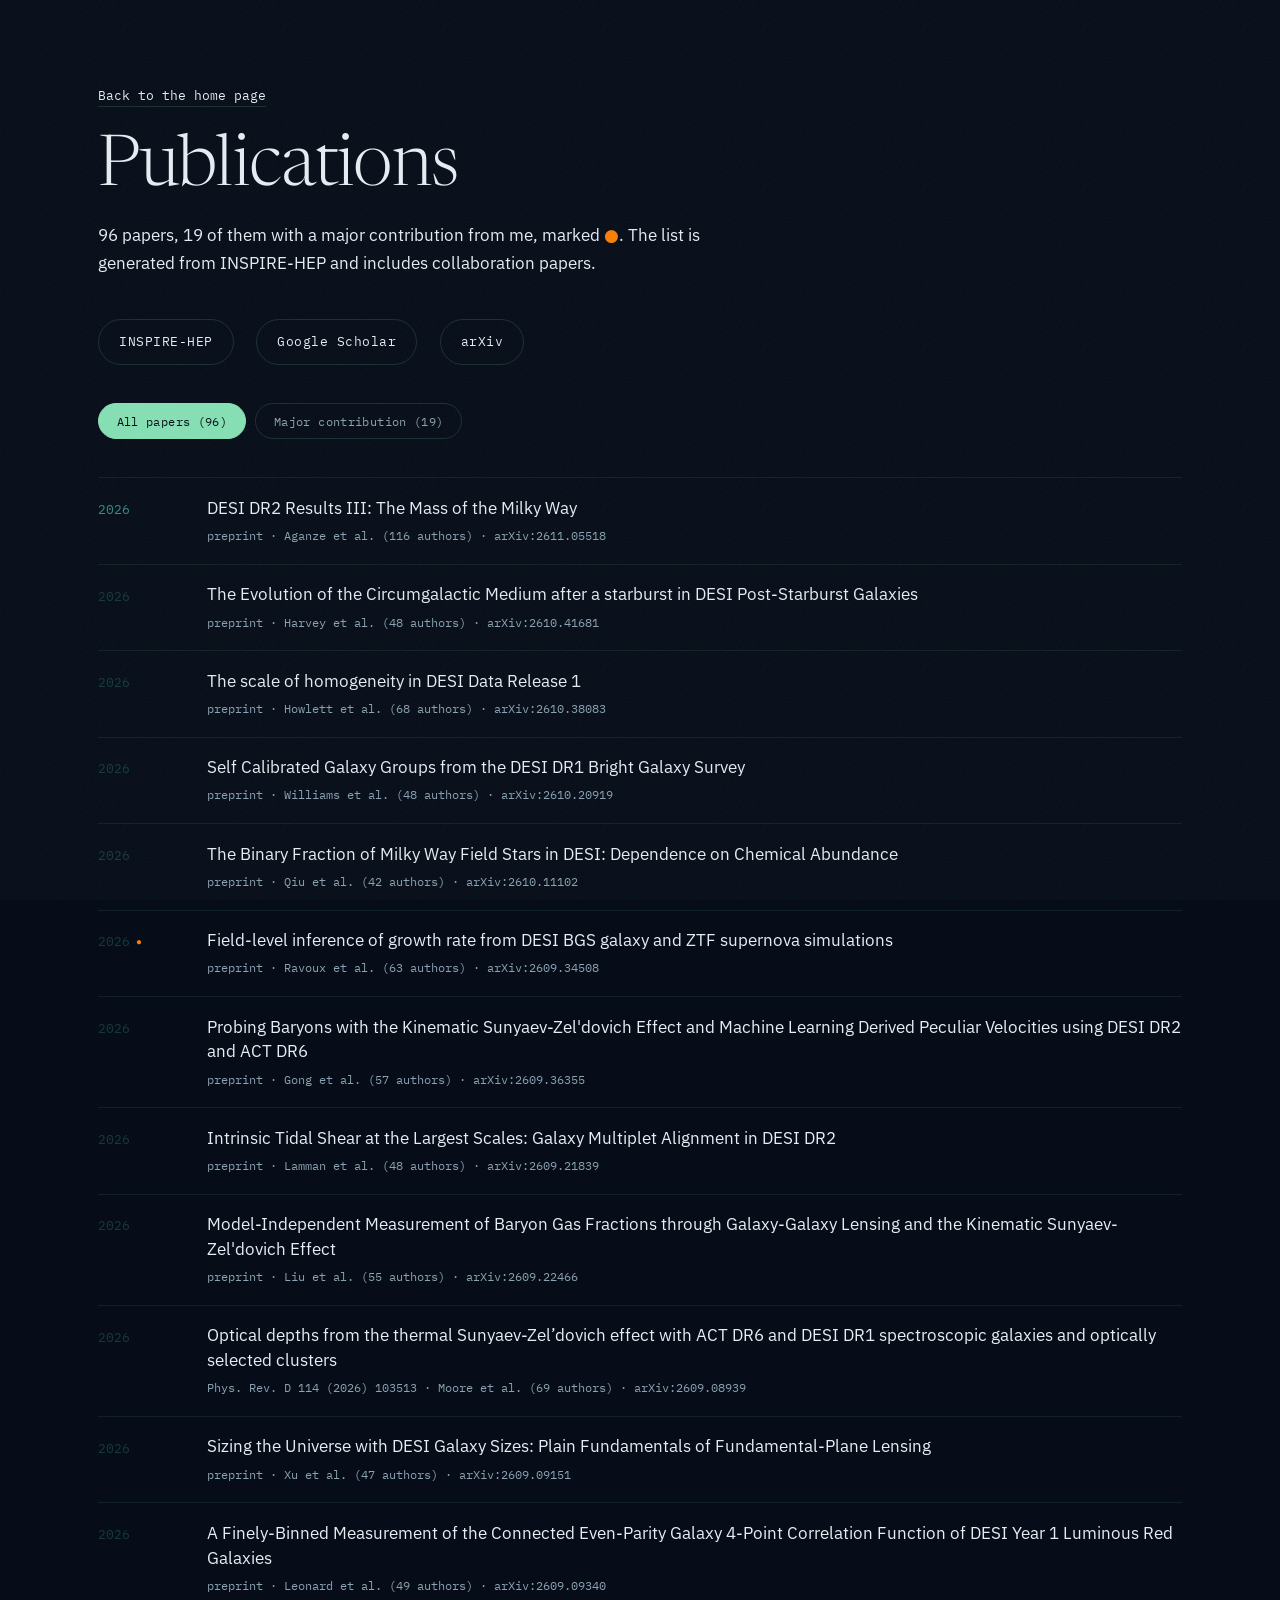
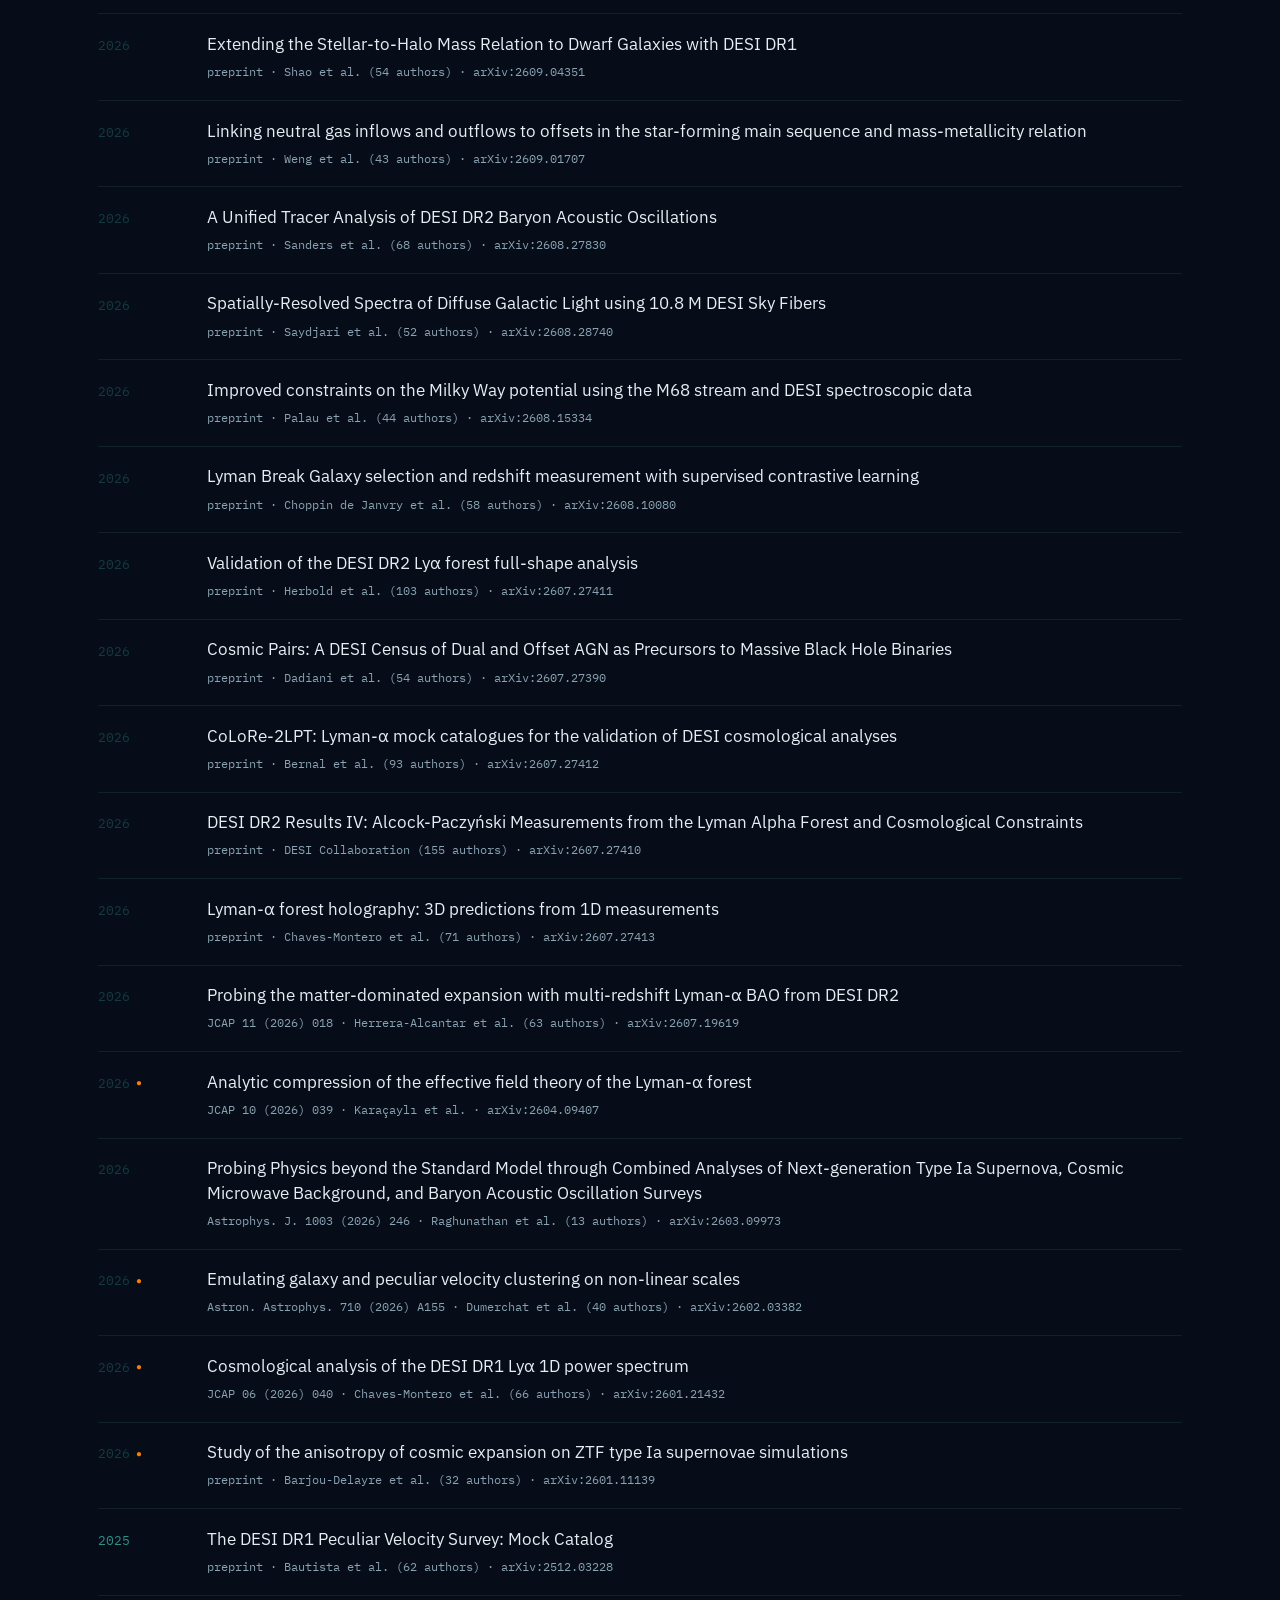
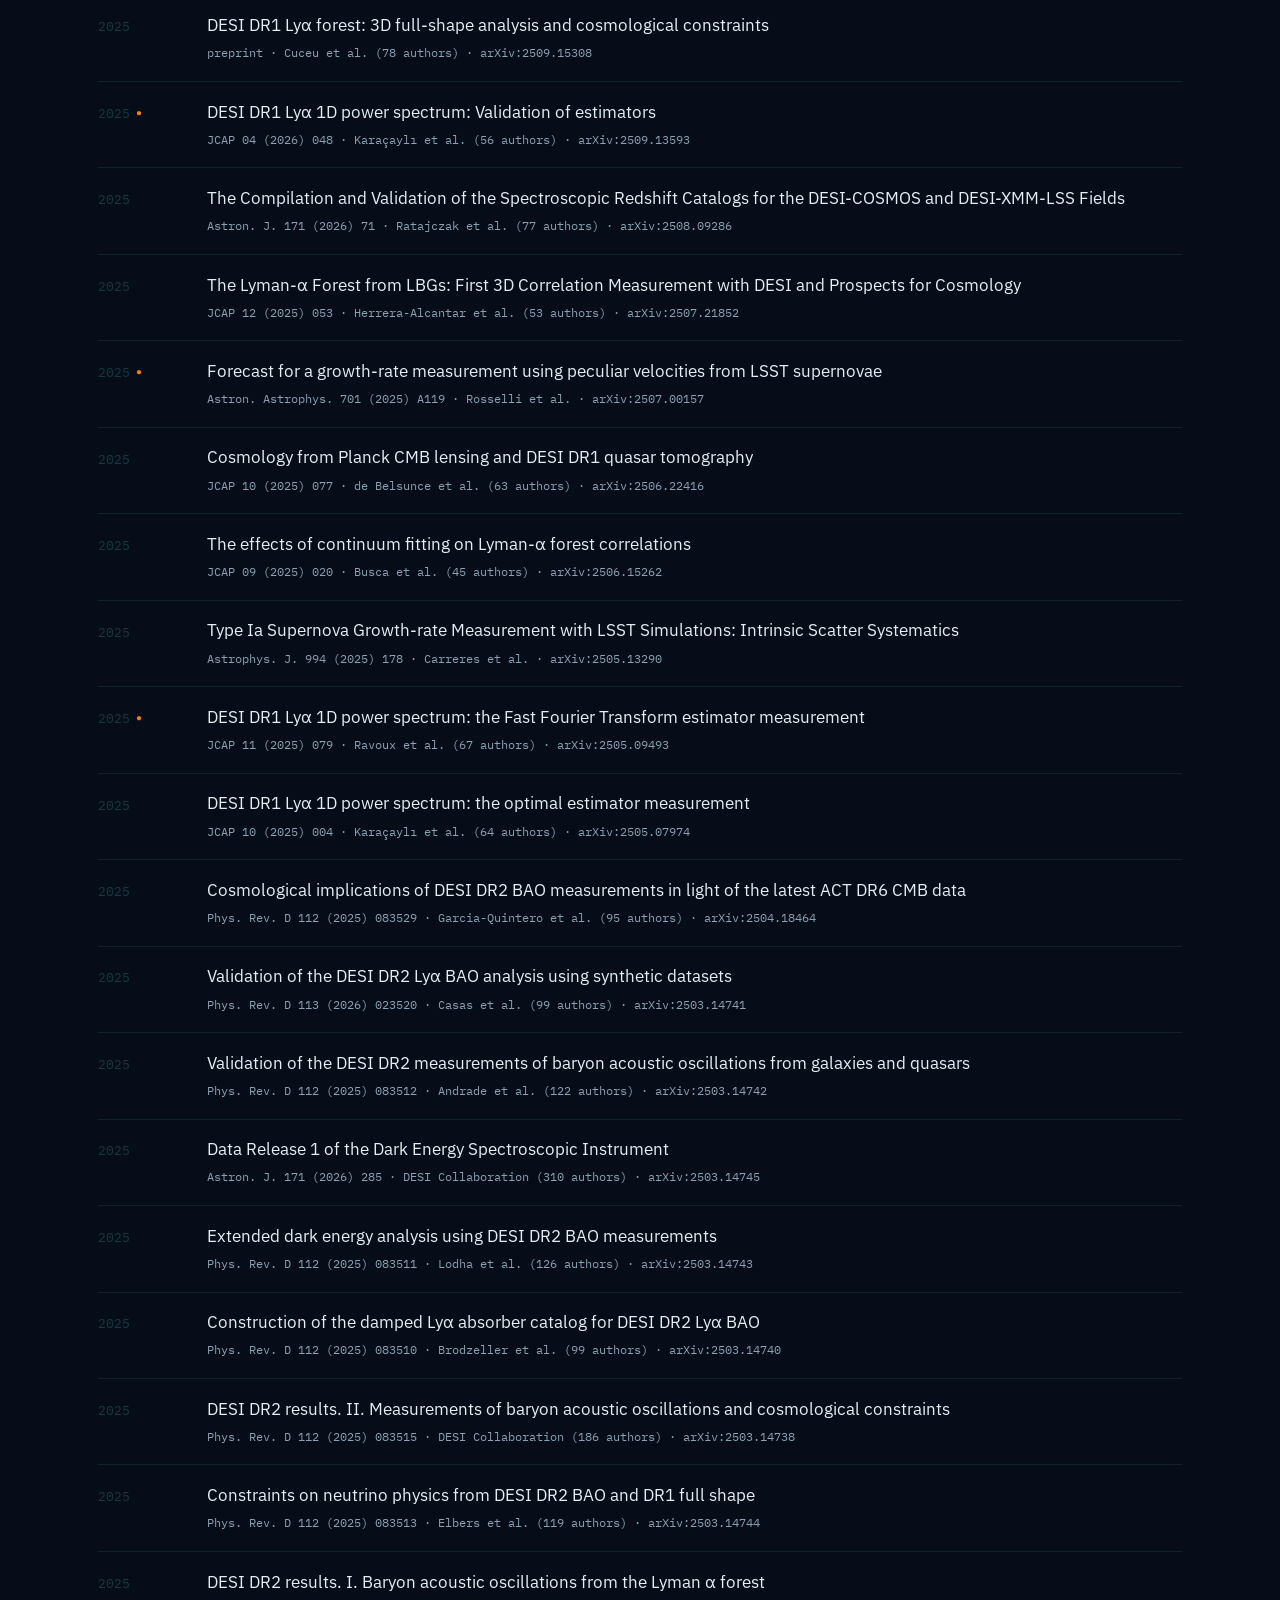
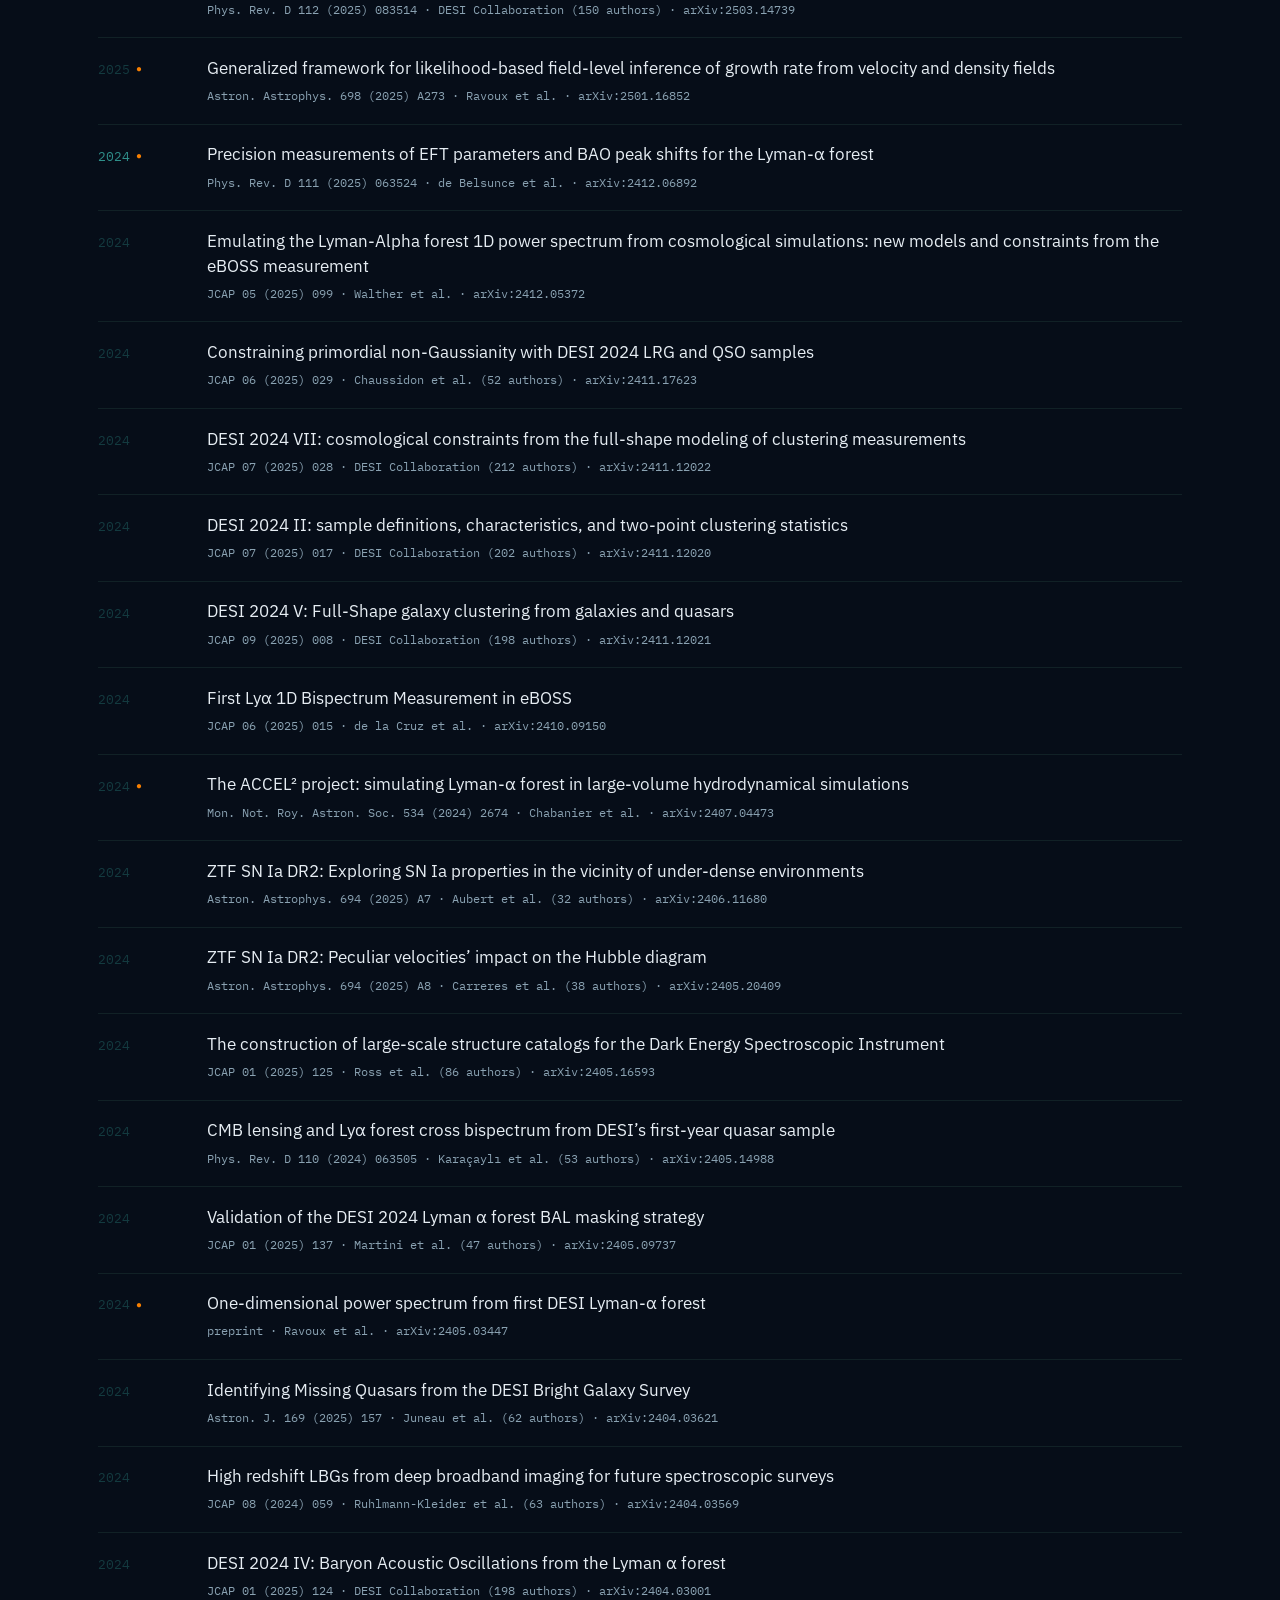
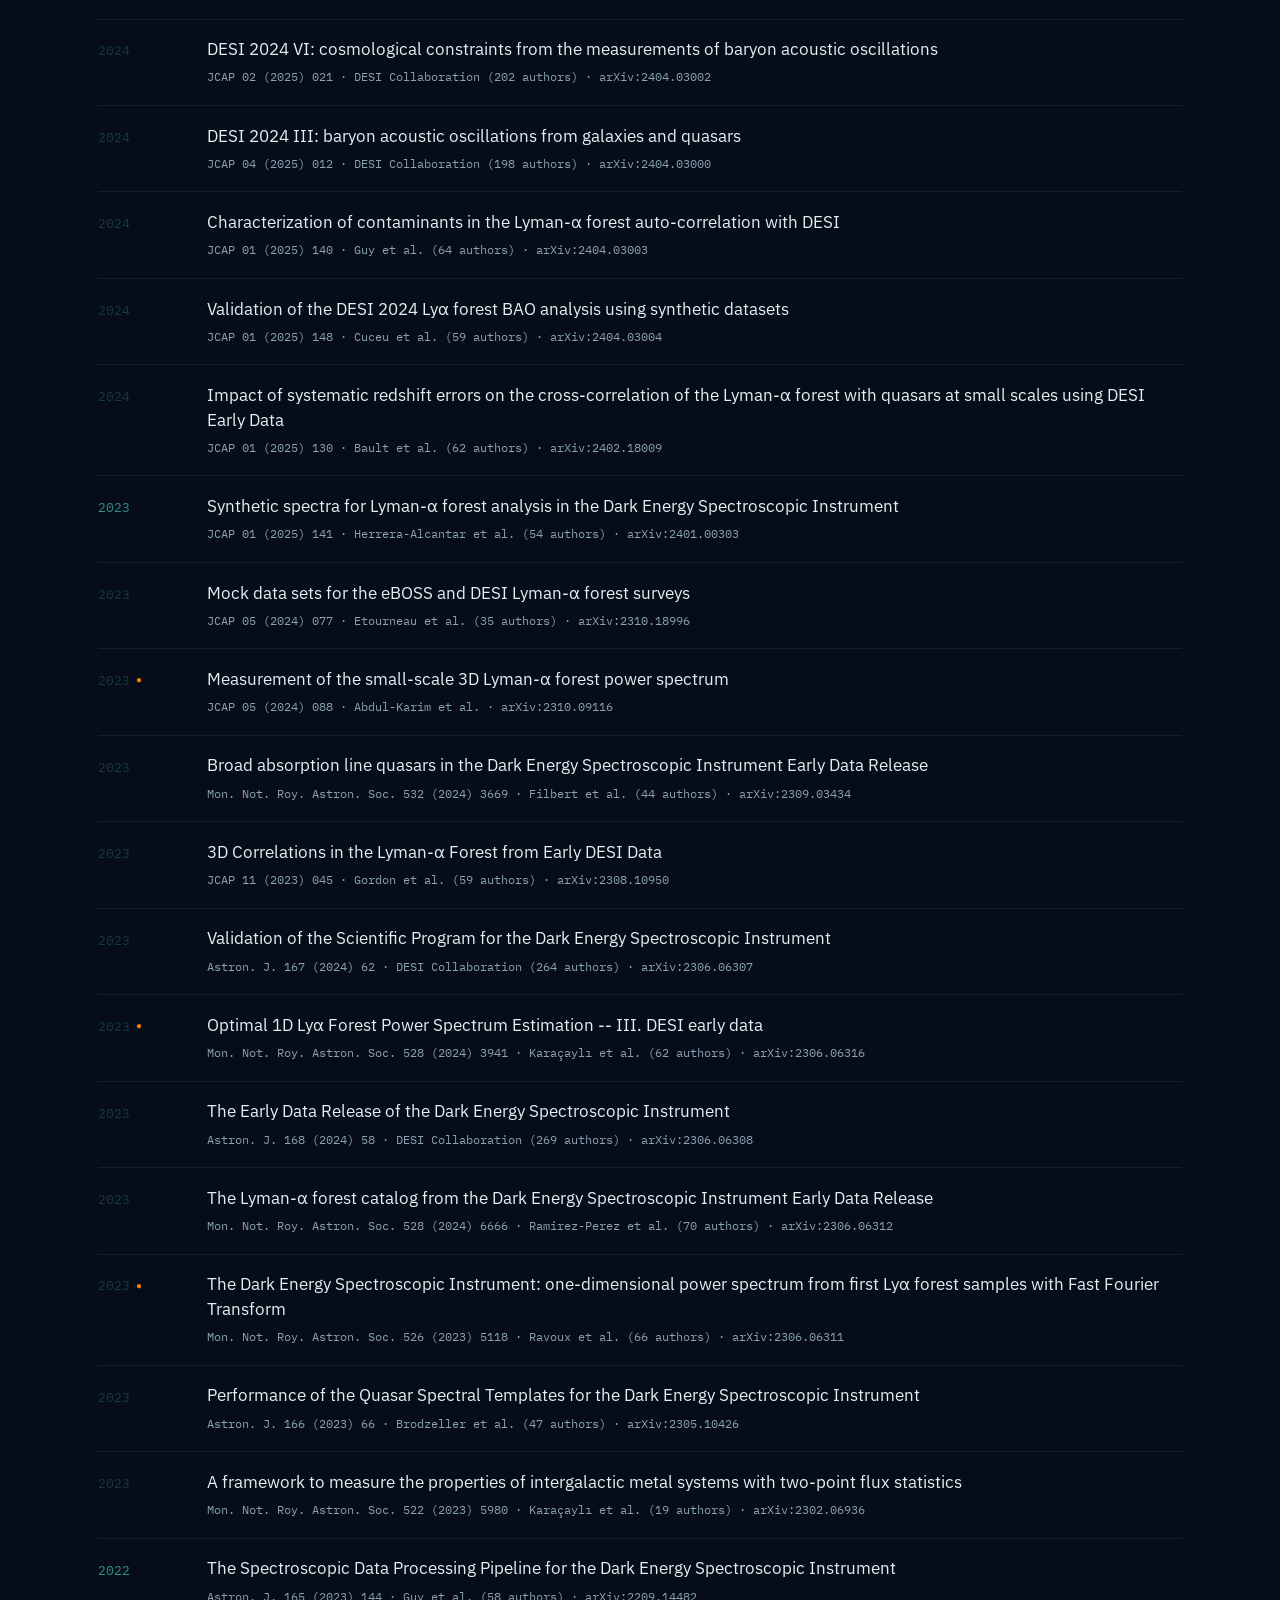
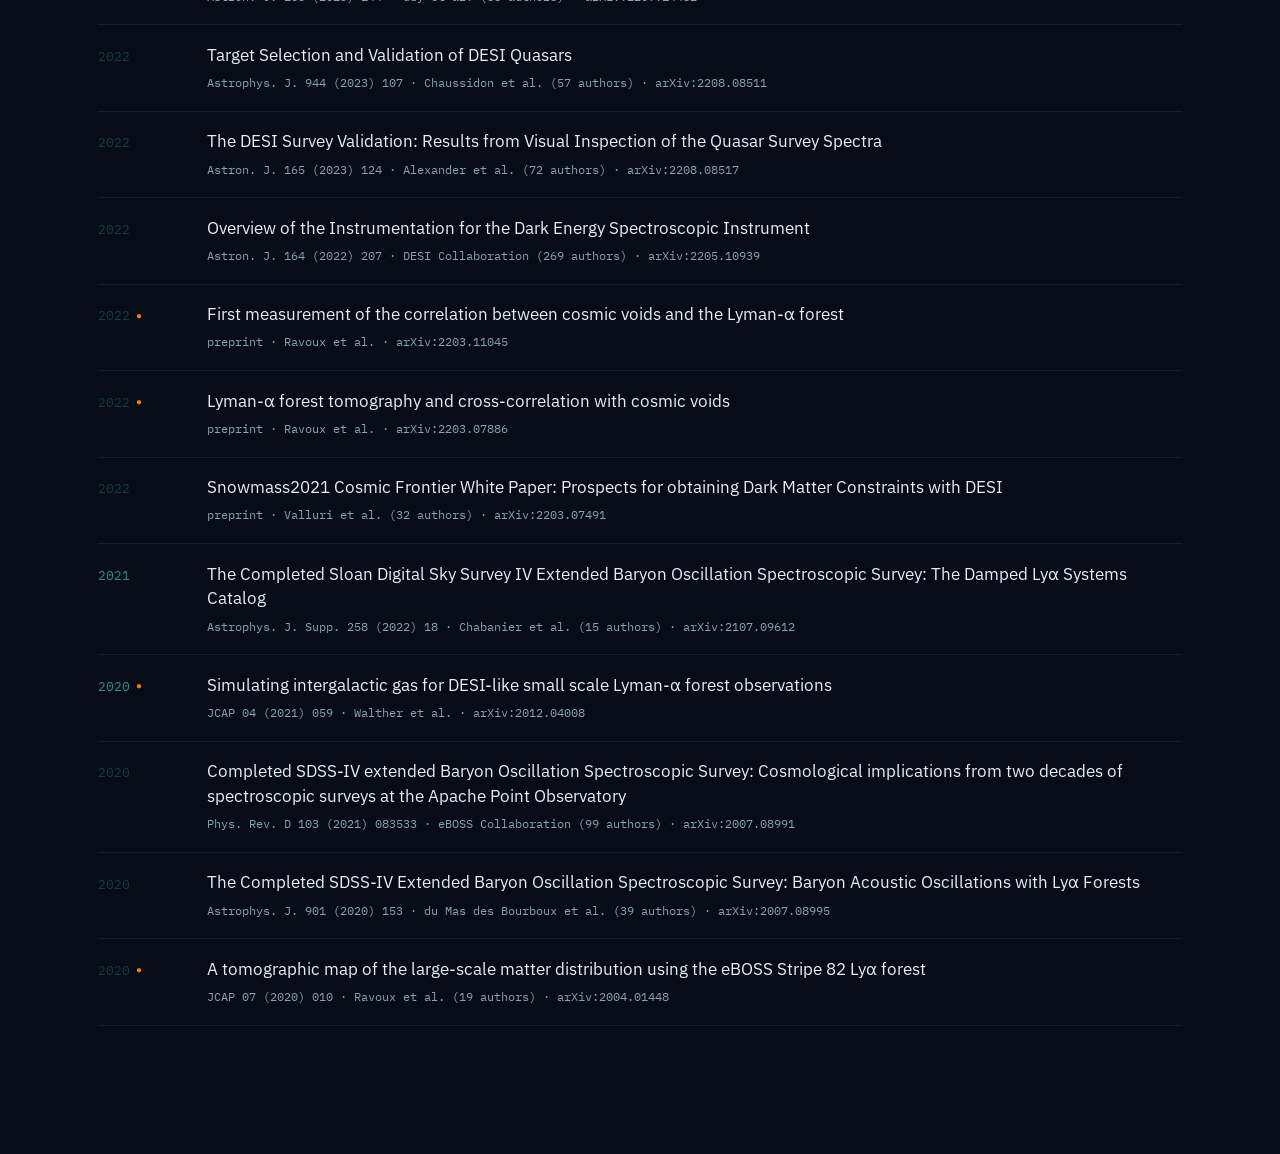
<file: publications.html>
<!doctype html>
<html lang="en">
<head>
<meta charset="utf-8">
<meta name="viewport" content="width=device-width, initial-scale=1">
<title>Publications, Corentin Ravoux</title>
<meta name="description" content="Publication list of Corentin Ravoux, CNRS researcher at the Laboratoire de Physique de Clermont Auvergne (LPCA).">
<link rel="preconnect" href="https://fonts.googleapis.com">
<link rel="preconnect" href="https://fonts.gstatic.com" crossorigin>
<link href="https://fonts.googleapis.com/css2?family=Newsreader:ital,opsz,wght@0,6..72,300;0,6..72,400;1,6..72,400&family=IBM+Plex+Mono:wght@400;500&family=IBM+Plex+Sans:wght@300;400;500&display=swap" rel="stylesheet">
<link rel="canonical" href="https://corentinravoux.github.io/publications.html">
<meta property="og:type" content="website">
<meta property="og:title" content="Publications, Corentin Ravoux">
<meta property="og:description" content="Full publication list of Corentin Ravoux, CNRS researcher at the Laboratoire de Physique de Clermont Auvergne, generated from INSPIRE-HEP.">
<meta property="og:url" content="https://corentinravoux.github.io/publications.html">
<meta property="og:image" content="https://corentinravoux.github.io/assets/img/cosmic-web.jpg">
<meta property="og:site_name" content="Corentin Ravoux">
<meta name="twitter:card" content="summary_large_image">
<meta name="author" content="Corentin Ravoux">
<meta name="theme-color" content="#060d18">
<link rel="stylesheet" href="assets/css/site.css">
<link rel="icon" href="data:image/svg+xml,<svg xmlns='http://www.w3.org/2000/svg' viewBox='0 0 32 32'><circle cx='16' cy='16' r='9' fill='none' stroke='%2386e0b4' stroke-width='2'/><circle cx='16' cy='16' r='2' fill='%23f77f00'/></svg>">
</head>
<body>
<a class="skip" href="#list">Skip to the list</a>
<main class="page page--plain">
  <section aria-labelledby="pubs-title">
    <div class="wrap">
      <a class="link-quiet" href="index.html">Back to the home page</a>
      <h1 id="pubs-title">Publications</h1>
      <p>96 papers, 19 of them with a major contribution from me, marked
        <span class="mark-lead">●</span>. The list is generated from INSPIRE-HEP and includes
        collaboration papers.</p>
      <div class="actions">
        <a class="btn" href="https://inspirehep.net/authors/1888974">INSPIRE-HEP</a>
        <a class="btn" href="https://scholar.google.com/citations?user=qcvRqBAAAAAJ">Google Scholar</a>
        <a class="btn" href="https://arxiv.org/a/ravoux_c_1">arXiv</a>
      </div>
      <div class="filter" role="group" aria-label="Filter the list" hidden>
        <button type="button" aria-pressed="true" data-filter="all">All papers (96)</button>
        <button type="button" aria-pressed="false" data-filter="lead">Major contribution (19)</button>
      </div>
      <ul class="pubs" id="list">
    <li class="pub">
      <span class="pub__year">2026</span>
      <span><a class="pub__title" href="https://arxiv.org/abs/2611.05518">DESI DR2 Results III: The Mass of the Milky Way</a>
        <span class="pub__meta">preprint · Aganze et al. (116 authors) · arXiv:2611.05518</span></span>
    </li>
    <li class="pub">
      <span class="pub__year pub__year--repeat">2026</span>
      <span><a class="pub__title" href="https://arxiv.org/abs/2610.41681">The Evolution of the Circumgalactic Medium after a starburst in DESI Post-Starburst Galaxies</a>
        <span class="pub__meta">preprint · Harvey et al. (48 authors) · arXiv:2610.41681</span></span>
    </li>
    <li class="pub">
      <span class="pub__year pub__year--repeat">2026</span>
      <span><a class="pub__title" href="https://arxiv.org/abs/2610.38083">The scale of homogeneity in DESI Data Release 1</a>
        <span class="pub__meta">preprint · Howlett et al. (68 authors) · arXiv:2610.38083</span></span>
    </li>
    <li class="pub">
      <span class="pub__year pub__year--repeat">2026</span>
      <span><a class="pub__title" href="https://arxiv.org/abs/2610.20919">Self Calibrated Galaxy Groups from the DESI DR1 Bright Galaxy Survey</a>
        <span class="pub__meta">preprint · Williams et al. (48 authors) · arXiv:2610.20919</span></span>
    </li>
    <li class="pub">
      <span class="pub__year pub__year--repeat">2026</span>
      <span><a class="pub__title" href="https://arxiv.org/abs/2610.11102">The Binary Fraction of Milky Way Field Stars in DESI: Dependence on Chemical Abundance</a>
        <span class="pub__meta">preprint · Qiu et al. (42 authors) · arXiv:2610.11102</span></span>
    </li>
    <li class="pub pub--lead">
      <span class="pub__year pub__year--repeat">2026</span>
      <span><a class="pub__title" href="https://arxiv.org/abs/2609.34508">Field-level inference of growth rate from DESI BGS galaxy and ZTF supernova simulations</a>
        <span class="pub__meta">preprint · Ravoux et al. (63 authors) · arXiv:2609.34508</span></span>
    </li>
    <li class="pub">
      <span class="pub__year pub__year--repeat">2026</span>
      <span><a class="pub__title" href="https://arxiv.org/abs/2609.36355">Probing Baryons with the Kinematic Sunyaev-Zel&#x27;dovich Effect and Machine Learning Derived Peculiar Velocities using DESI DR2 and ACT DR6</a>
        <span class="pub__meta">preprint · Gong et al. (57 authors) · arXiv:2609.36355</span></span>
    </li>
    <li class="pub">
      <span class="pub__year pub__year--repeat">2026</span>
      <span><a class="pub__title" href="https://arxiv.org/abs/2609.21839">Intrinsic Tidal Shear at the Largest Scales: Galaxy Multiplet Alignment in DESI DR2</a>
        <span class="pub__meta">preprint · Lamman et al. (48 authors) · arXiv:2609.21839</span></span>
    </li>
    <li class="pub">
      <span class="pub__year pub__year--repeat">2026</span>
      <span><a class="pub__title" href="https://arxiv.org/abs/2609.22466">Model-Independent Measurement of Baryon Gas Fractions through Galaxy-Galaxy Lensing and the Kinematic Sunyaev-Zel&#x27;dovich Effect</a>
        <span class="pub__meta">preprint · Liu et al. (55 authors) · arXiv:2609.22466</span></span>
    </li>
    <li class="pub">
      <span class="pub__year pub__year--repeat">2026</span>
      <span><a class="pub__title" href="https://arxiv.org/abs/2609.08939">Optical depths from the thermal Sunyaev-Zel’dovich effect with ACT DR6 and DESI DR1 spectroscopic galaxies and optically selected clusters</a>
        <span class="pub__meta">Phys. Rev. D 114 (2026) 103513 · Moore et al. (69 authors) · arXiv:2609.08939</span></span>
    </li>
    <li class="pub">
      <span class="pub__year pub__year--repeat">2026</span>
      <span><a class="pub__title" href="https://arxiv.org/abs/2609.09151">Sizing the Universe with DESI Galaxy Sizes: Plain Fundamentals of Fundamental-Plane Lensing</a>
        <span class="pub__meta">preprint · Xu et al. (47 authors) · arXiv:2609.09151</span></span>
    </li>
    <li class="pub">
      <span class="pub__year pub__year--repeat">2026</span>
      <span><a class="pub__title" href="https://arxiv.org/abs/2609.09340">A Finely-Binned Measurement of the Connected Even-Parity Galaxy 4-Point Correlation Function of DESI Year 1 Luminous Red Galaxies</a>
        <span class="pub__meta">preprint · Leonard et al. (49 authors) · arXiv:2609.09340</span></span>
    </li>
    <li class="pub">
      <span class="pub__year pub__year--repeat">2026</span>
      <span><a class="pub__title" href="https://arxiv.org/abs/2609.04351">Extending the Stellar-to-Halo Mass Relation to Dwarf Galaxies with DESI DR1</a>
        <span class="pub__meta">preprint · Shao et al. (54 authors) · arXiv:2609.04351</span></span>
    </li>
    <li class="pub">
      <span class="pub__year pub__year--repeat">2026</span>
      <span><a class="pub__title" href="https://arxiv.org/abs/2609.01707">Linking neutral gas inflows and outflows to offsets in the star-forming main sequence and mass-metallicity relation</a>
        <span class="pub__meta">preprint · Weng et al. (43 authors) · arXiv:2609.01707</span></span>
    </li>
    <li class="pub">
      <span class="pub__year pub__year--repeat">2026</span>
      <span><a class="pub__title" href="https://arxiv.org/abs/2608.27830">A Unified Tracer Analysis of DESI DR2 Baryon Acoustic Oscillations</a>
        <span class="pub__meta">preprint · Sanders et al. (68 authors) · arXiv:2608.27830</span></span>
    </li>
    <li class="pub">
      <span class="pub__year pub__year--repeat">2026</span>
      <span><a class="pub__title" href="https://arxiv.org/abs/2608.28740">Spatially-Resolved Spectra of Diffuse Galactic Light using 10.8 M DESI Sky Fibers</a>
        <span class="pub__meta">preprint · Saydjari et al. (52 authors) · arXiv:2608.28740</span></span>
    </li>
    <li class="pub">
      <span class="pub__year pub__year--repeat">2026</span>
      <span><a class="pub__title" href="https://arxiv.org/abs/2608.15334">Improved constraints on the Milky Way potential using the M68 stream and DESI spectroscopic data</a>
        <span class="pub__meta">preprint · Palau et al. (44 authors) · arXiv:2608.15334</span></span>
    </li>
    <li class="pub">
      <span class="pub__year pub__year--repeat">2026</span>
      <span><a class="pub__title" href="https://arxiv.org/abs/2608.10080">Lyman Break Galaxy selection and redshift measurement with supervised contrastive learning</a>
        <span class="pub__meta">preprint · Choppin de Janvry et al. (58 authors) · arXiv:2608.10080</span></span>
    </li>
    <li class="pub">
      <span class="pub__year pub__year--repeat">2026</span>
      <span><a class="pub__title" href="https://arxiv.org/abs/2607.27411">Validation of the DESI DR2 Lyα forest full-shape analysis</a>
        <span class="pub__meta">preprint · Herbold et al. (103 authors) · arXiv:2607.27411</span></span>
    </li>
    <li class="pub">
      <span class="pub__year pub__year--repeat">2026</span>
      <span><a class="pub__title" href="https://arxiv.org/abs/2607.27390">Cosmic Pairs: A DESI Census of Dual and Offset AGN as Precursors to Massive Black Hole Binaries</a>
        <span class="pub__meta">preprint · Dadiani et al. (54 authors) · arXiv:2607.27390</span></span>
    </li>
    <li class="pub">
      <span class="pub__year pub__year--repeat">2026</span>
      <span><a class="pub__title" href="https://arxiv.org/abs/2607.27412">CoLoRe-2LPT: Lyman-α mock catalogues for the validation of DESI cosmological analyses</a>
        <span class="pub__meta">preprint · Bernal et al. (93 authors) · arXiv:2607.27412</span></span>
    </li>
    <li class="pub">
      <span class="pub__year pub__year--repeat">2026</span>
      <span><a class="pub__title" href="https://arxiv.org/abs/2607.27410">DESI DR2 Results IV: Alcock-Paczyński Measurements from the Lyman Alpha Forest and Cosmological Constraints</a>
        <span class="pub__meta">preprint · DESI Collaboration (155 authors) · arXiv:2607.27410</span></span>
    </li>
    <li class="pub">
      <span class="pub__year pub__year--repeat">2026</span>
      <span><a class="pub__title" href="https://arxiv.org/abs/2607.27413">Lyman-α forest holography: 3D predictions from 1D measurements</a>
        <span class="pub__meta">preprint · Chaves-Montero et al. (71 authors) · arXiv:2607.27413</span></span>
    </li>
    <li class="pub">
      <span class="pub__year pub__year--repeat">2026</span>
      <span><a class="pub__title" href="https://arxiv.org/abs/2607.19619">Probing the matter-dominated expansion with multi-redshift Lyman-α BAO from DESI DR2</a>
        <span class="pub__meta">JCAP 11 (2026) 018 · Herrera-Alcantar et al. (63 authors) · arXiv:2607.19619</span></span>
    </li>
    <li class="pub pub--lead">
      <span class="pub__year pub__year--repeat">2026</span>
      <span><a class="pub__title" href="https://arxiv.org/abs/2604.09407">Analytic compression of the effective field theory of the Lyman-α forest</a>
        <span class="pub__meta">JCAP 10 (2026) 039 · Karaçaylı et al. · arXiv:2604.09407</span></span>
    </li>
    <li class="pub">
      <span class="pub__year pub__year--repeat">2026</span>
      <span><a class="pub__title" href="https://arxiv.org/abs/2603.09973">Probing Physics beyond the Standard Model through Combined Analyses of Next-generation Type Ia Supernova, Cosmic Microwave Background, and Baryon Acoustic Oscillation Surveys</a>
        <span class="pub__meta">Astrophys. J. 1003 (2026) 246 · Raghunathan et al. (13 authors) · arXiv:2603.09973</span></span>
    </li>
    <li class="pub pub--lead">
      <span class="pub__year pub__year--repeat">2026</span>
      <span><a class="pub__title" href="https://arxiv.org/abs/2602.03382">Emulating galaxy and peculiar velocity clustering on non-linear scales</a>
        <span class="pub__meta">Astron. Astrophys. 710 (2026) A155 · Dumerchat et al. (40 authors) · arXiv:2602.03382</span></span>
    </li>
    <li class="pub pub--lead">
      <span class="pub__year pub__year--repeat">2026</span>
      <span><a class="pub__title" href="https://arxiv.org/abs/2601.21432">Cosmological analysis of the DESI DR1 Lyα 1D power spectrum</a>
        <span class="pub__meta">JCAP 06 (2026) 040 · Chaves-Montero et al. (66 authors) · arXiv:2601.21432</span></span>
    </li>
    <li class="pub pub--lead">
      <span class="pub__year pub__year--repeat">2026</span>
      <span><a class="pub__title" href="https://arxiv.org/abs/2601.11139">Study of the anisotropy of cosmic expansion on ZTF type Ia supernovae simulations</a>
        <span class="pub__meta">preprint · Barjou-Delayre et al. (32 authors) · arXiv:2601.11139</span></span>
    </li>
    <li class="pub">
      <span class="pub__year">2025</span>
      <span><a class="pub__title" href="https://arxiv.org/abs/2512.03228">The DESI DR1 Peculiar Velocity Survey: Mock Catalog</a>
        <span class="pub__meta">preprint · Bautista et al. (62 authors) · arXiv:2512.03228</span></span>
    </li>
    <li class="pub">
      <span class="pub__year pub__year--repeat">2025</span>
      <span><a class="pub__title" href="https://arxiv.org/abs/2509.15308">DESI DR1 Lyα forest: 3D full-shape analysis and cosmological constraints</a>
        <span class="pub__meta">preprint · Cuceu et al. (78 authors) · arXiv:2509.15308</span></span>
    </li>
    <li class="pub pub--lead">
      <span class="pub__year pub__year--repeat">2025</span>
      <span><a class="pub__title" href="https://arxiv.org/abs/2509.13593">DESI DR1 Lyα 1D power spectrum: Validation of estimators</a>
        <span class="pub__meta">JCAP 04 (2026) 048 · Karaçaylı et al. (56 authors) · arXiv:2509.13593</span></span>
    </li>
    <li class="pub">
      <span class="pub__year pub__year--repeat">2025</span>
      <span><a class="pub__title" href="https://arxiv.org/abs/2508.09286">The Compilation and Validation of the Spectroscopic Redshift Catalogs for the DESI-COSMOS and DESI-XMM-LSS Fields</a>
        <span class="pub__meta">Astron. J. 171 (2026) 71 · Ratajczak et al. (77 authors) · arXiv:2508.09286</span></span>
    </li>
    <li class="pub">
      <span class="pub__year pub__year--repeat">2025</span>
      <span><a class="pub__title" href="https://arxiv.org/abs/2507.21852">The Lyman-α Forest from LBGs: First 3D Correlation Measurement with DESI and Prospects for Cosmology</a>
        <span class="pub__meta">JCAP 12 (2025) 053 · Herrera-Alcantar et al. (53 authors) · arXiv:2507.21852</span></span>
    </li>
    <li class="pub pub--lead">
      <span class="pub__year pub__year--repeat">2025</span>
      <span><a class="pub__title" href="https://arxiv.org/abs/2507.00157">Forecast for a growth-rate measurement using peculiar velocities from LSST supernovae</a>
        <span class="pub__meta">Astron. Astrophys. 701 (2025) A119 · Rosselli et al. · arXiv:2507.00157</span></span>
    </li>
    <li class="pub">
      <span class="pub__year pub__year--repeat">2025</span>
      <span><a class="pub__title" href="https://arxiv.org/abs/2506.22416">Cosmology from Planck CMB lensing and DESI DR1 quasar tomography</a>
        <span class="pub__meta">JCAP 10 (2025) 077 · de Belsunce et al. (63 authors) · arXiv:2506.22416</span></span>
    </li>
    <li class="pub">
      <span class="pub__year pub__year--repeat">2025</span>
      <span><a class="pub__title" href="https://arxiv.org/abs/2506.15262">The effects of continuum fitting on Lyman-α forest correlations</a>
        <span class="pub__meta">JCAP 09 (2025) 020 · Busca et al. (45 authors) · arXiv:2506.15262</span></span>
    </li>
    <li class="pub">
      <span class="pub__year pub__year--repeat">2025</span>
      <span><a class="pub__title" href="https://arxiv.org/abs/2505.13290">Type Ia Supernova Growth-rate Measurement with LSST Simulations: Intrinsic Scatter Systematics</a>
        <span class="pub__meta">Astrophys. J. 994 (2025) 178 · Carreres et al. · arXiv:2505.13290</span></span>
    </li>
    <li class="pub pub--lead">
      <span class="pub__year pub__year--repeat">2025</span>
      <span><a class="pub__title" href="https://arxiv.org/abs/2505.09493">DESI DR1 Lyα 1D power spectrum: the Fast Fourier Transform estimator measurement</a>
        <span class="pub__meta">JCAP 11 (2025) 079 · Ravoux et al. (67 authors) · arXiv:2505.09493</span></span>
    </li>
    <li class="pub">
      <span class="pub__year pub__year--repeat">2025</span>
      <span><a class="pub__title" href="https://arxiv.org/abs/2505.07974">DESI DR1 Lyα 1D power spectrum: the optimal estimator measurement</a>
        <span class="pub__meta">JCAP 10 (2025) 004 · Karaçaylı et al. (64 authors) · arXiv:2505.07974</span></span>
    </li>
    <li class="pub">
      <span class="pub__year pub__year--repeat">2025</span>
      <span><a class="pub__title" href="https://arxiv.org/abs/2504.18464">Cosmological implications of DESI DR2 BAO measurements in light of the latest ACT DR6 CMB data</a>
        <span class="pub__meta">Phys. Rev. D 112 (2025) 083529 · Garcia-Quintero et al. (95 authors) · arXiv:2504.18464</span></span>
    </li>
    <li class="pub">
      <span class="pub__year pub__year--repeat">2025</span>
      <span><a class="pub__title" href="https://arxiv.org/abs/2503.14741">Validation of the DESI DR2 Lyα BAO analysis using synthetic datasets</a>
        <span class="pub__meta">Phys. Rev. D 113 (2026) 023520 · Casas et al. (99 authors) · arXiv:2503.14741</span></span>
    </li>
    <li class="pub">
      <span class="pub__year pub__year--repeat">2025</span>
      <span><a class="pub__title" href="https://arxiv.org/abs/2503.14742">Validation of the DESI DR2 measurements of baryon acoustic oscillations from galaxies and quasars</a>
        <span class="pub__meta">Phys. Rev. D 112 (2025) 083512 · Andrade et al. (122 authors) · arXiv:2503.14742</span></span>
    </li>
    <li class="pub">
      <span class="pub__year pub__year--repeat">2025</span>
      <span><a class="pub__title" href="https://arxiv.org/abs/2503.14745">Data Release 1 of the Dark Energy Spectroscopic Instrument</a>
        <span class="pub__meta">Astron. J. 171 (2026) 285 · DESI Collaboration (310 authors) · arXiv:2503.14745</span></span>
    </li>
    <li class="pub">
      <span class="pub__year pub__year--repeat">2025</span>
      <span><a class="pub__title" href="https://arxiv.org/abs/2503.14743">Extended dark energy analysis using DESI DR2 BAO measurements</a>
        <span class="pub__meta">Phys. Rev. D 112 (2025) 083511 · Lodha et al. (126 authors) · arXiv:2503.14743</span></span>
    </li>
    <li class="pub">
      <span class="pub__year pub__year--repeat">2025</span>
      <span><a class="pub__title" href="https://arxiv.org/abs/2503.14740">Construction of the damped Lyα absorber catalog for DESI DR2 Lyα BAO</a>
        <span class="pub__meta">Phys. Rev. D 112 (2025) 083510 · Brodzeller et al. (99 authors) · arXiv:2503.14740</span></span>
    </li>
    <li class="pub">
      <span class="pub__year pub__year--repeat">2025</span>
      <span><a class="pub__title" href="https://arxiv.org/abs/2503.14738">DESI DR2 results. II. Measurements of baryon acoustic oscillations and cosmological constraints</a>
        <span class="pub__meta">Phys. Rev. D 112 (2025) 083515 · DESI Collaboration (186 authors) · arXiv:2503.14738</span></span>
    </li>
    <li class="pub">
      <span class="pub__year pub__year--repeat">2025</span>
      <span><a class="pub__title" href="https://arxiv.org/abs/2503.14744">Constraints on neutrino physics from DESI DR2 BAO and DR1 full shape</a>
        <span class="pub__meta">Phys. Rev. D 112 (2025) 083513 · Elbers et al. (119 authors) · arXiv:2503.14744</span></span>
    </li>
    <li class="pub">
      <span class="pub__year pub__year--repeat">2025</span>
      <span><a class="pub__title" href="https://arxiv.org/abs/2503.14739">DESI DR2 results. I. Baryon acoustic oscillations from the Lyman α forest</a>
        <span class="pub__meta">Phys. Rev. D 112 (2025) 083514 · DESI Collaboration (150 authors) · arXiv:2503.14739</span></span>
    </li>
    <li class="pub pub--lead">
      <span class="pub__year pub__year--repeat">2025</span>
      <span><a class="pub__title" href="https://arxiv.org/abs/2501.16852">Generalized framework for likelihood-based field-level inference of growth rate from velocity and density fields</a>
        <span class="pub__meta">Astron. Astrophys. 698 (2025) A273 · Ravoux et al. · arXiv:2501.16852</span></span>
    </li>
    <li class="pub pub--lead">
      <span class="pub__year">2024</span>
      <span><a class="pub__title" href="https://arxiv.org/abs/2412.06892">Precision measurements of EFT parameters and BAO peak shifts for the Lyman-α forest</a>
        <span class="pub__meta">Phys. Rev. D 111 (2025) 063524 · de Belsunce et al. · arXiv:2412.06892</span></span>
    </li>
    <li class="pub">
      <span class="pub__year pub__year--repeat">2024</span>
      <span><a class="pub__title" href="https://arxiv.org/abs/2412.05372">Emulating the Lyman-Alpha forest 1D power spectrum from cosmological simulations: new models and constraints from the eBOSS measurement</a>
        <span class="pub__meta">JCAP 05 (2025) 099 · Walther et al. · arXiv:2412.05372</span></span>
    </li>
    <li class="pub">
      <span class="pub__year pub__year--repeat">2024</span>
      <span><a class="pub__title" href="https://arxiv.org/abs/2411.17623">Constraining primordial non-Gaussianity with DESI 2024 LRG and QSO samples</a>
        <span class="pub__meta">JCAP 06 (2025) 029 · Chaussidon et al. (52 authors) · arXiv:2411.17623</span></span>
    </li>
    <li class="pub">
      <span class="pub__year pub__year--repeat">2024</span>
      <span><a class="pub__title" href="https://arxiv.org/abs/2411.12022">DESI 2024 VII: cosmological constraints from the full-shape modeling of clustering measurements</a>
        <span class="pub__meta">JCAP 07 (2025) 028 · DESI Collaboration (212 authors) · arXiv:2411.12022</span></span>
    </li>
    <li class="pub">
      <span class="pub__year pub__year--repeat">2024</span>
      <span><a class="pub__title" href="https://arxiv.org/abs/2411.12020">DESI 2024 II: sample definitions, characteristics, and two-point clustering statistics</a>
        <span class="pub__meta">JCAP 07 (2025) 017 · DESI Collaboration (202 authors) · arXiv:2411.12020</span></span>
    </li>
    <li class="pub">
      <span class="pub__year pub__year--repeat">2024</span>
      <span><a class="pub__title" href="https://arxiv.org/abs/2411.12021">DESI 2024 V: Full-Shape galaxy clustering from galaxies and quasars</a>
        <span class="pub__meta">JCAP 09 (2025) 008 · DESI Collaboration (198 authors) · arXiv:2411.12021</span></span>
    </li>
    <li class="pub">
      <span class="pub__year pub__year--repeat">2024</span>
      <span><a class="pub__title" href="https://arxiv.org/abs/2410.09150">First Lyα 1D Bispectrum Measurement in eBOSS</a>
        <span class="pub__meta">JCAP 06 (2025) 015 · de la Cruz et al. · arXiv:2410.09150</span></span>
    </li>
    <li class="pub pub--lead">
      <span class="pub__year pub__year--repeat">2024</span>
      <span><a class="pub__title" href="https://arxiv.org/abs/2407.04473">The ACCEL² project: simulating Lyman-α forest in large-volume hydrodynamical simulations</a>
        <span class="pub__meta">Mon. Not. Roy. Astron. Soc. 534 (2024) 2674 · Chabanier et al. · arXiv:2407.04473</span></span>
    </li>
    <li class="pub">
      <span class="pub__year pub__year--repeat">2024</span>
      <span><a class="pub__title" href="https://arxiv.org/abs/2406.11680">ZTF SN Ia DR2: Exploring SN Ia properties in the vicinity of under-dense environments</a>
        <span class="pub__meta">Astron. Astrophys. 694 (2025) A7 · Aubert et al. (32 authors) · arXiv:2406.11680</span></span>
    </li>
    <li class="pub">
      <span class="pub__year pub__year--repeat">2024</span>
      <span><a class="pub__title" href="https://arxiv.org/abs/2405.20409">ZTF SN Ia DR2: Peculiar velocities’ impact on the Hubble diagram</a>
        <span class="pub__meta">Astron. Astrophys. 694 (2025) A8 · Carreres et al. (38 authors) · arXiv:2405.20409</span></span>
    </li>
    <li class="pub">
      <span class="pub__year pub__year--repeat">2024</span>
      <span><a class="pub__title" href="https://arxiv.org/abs/2405.16593">The construction of large-scale structure catalogs for the Dark Energy Spectroscopic Instrument</a>
        <span class="pub__meta">JCAP 01 (2025) 125 · Ross et al. (86 authors) · arXiv:2405.16593</span></span>
    </li>
    <li class="pub">
      <span class="pub__year pub__year--repeat">2024</span>
      <span><a class="pub__title" href="https://arxiv.org/abs/2405.14988">CMB lensing and Lyα forest cross bispectrum from DESI’s first-year quasar sample</a>
        <span class="pub__meta">Phys. Rev. D 110 (2024) 063505 · Karaçaylı et al. (53 authors) · arXiv:2405.14988</span></span>
    </li>
    <li class="pub">
      <span class="pub__year pub__year--repeat">2024</span>
      <span><a class="pub__title" href="https://arxiv.org/abs/2405.09737">Validation of the DESI 2024 Lyman α forest BAL masking strategy</a>
        <span class="pub__meta">JCAP 01 (2025) 137 · Martini et al. (47 authors) · arXiv:2405.09737</span></span>
    </li>
    <li class="pub pub--lead">
      <span class="pub__year pub__year--repeat">2024</span>
      <span><a class="pub__title" href="https://arxiv.org/abs/2405.03447">One-dimensional power spectrum from first DESI Lyman-α forest</a>
        <span class="pub__meta">preprint · Ravoux et al. · arXiv:2405.03447</span></span>
    </li>
    <li class="pub">
      <span class="pub__year pub__year--repeat">2024</span>
      <span><a class="pub__title" href="https://arxiv.org/abs/2404.03621">Identifying Missing Quasars from the DESI Bright Galaxy Survey</a>
        <span class="pub__meta">Astron. J. 169 (2025) 157 · Juneau et al. (62 authors) · arXiv:2404.03621</span></span>
    </li>
    <li class="pub">
      <span class="pub__year pub__year--repeat">2024</span>
      <span><a class="pub__title" href="https://arxiv.org/abs/2404.03569">High redshift LBGs from deep broadband imaging for future spectroscopic surveys</a>
        <span class="pub__meta">JCAP 08 (2024) 059 · Ruhlmann-Kleider et al. (63 authors) · arXiv:2404.03569</span></span>
    </li>
    <li class="pub">
      <span class="pub__year pub__year--repeat">2024</span>
      <span><a class="pub__title" href="https://arxiv.org/abs/2404.03001">DESI 2024 IV: Baryon Acoustic Oscillations from the Lyman α forest</a>
        <span class="pub__meta">JCAP 01 (2025) 124 · DESI Collaboration (198 authors) · arXiv:2404.03001</span></span>
    </li>
    <li class="pub">
      <span class="pub__year pub__year--repeat">2024</span>
      <span><a class="pub__title" href="https://arxiv.org/abs/2404.03002">DESI 2024 VI: cosmological constraints from the measurements of baryon acoustic oscillations</a>
        <span class="pub__meta">JCAP 02 (2025) 021 · DESI Collaboration (202 authors) · arXiv:2404.03002</span></span>
    </li>
    <li class="pub">
      <span class="pub__year pub__year--repeat">2024</span>
      <span><a class="pub__title" href="https://arxiv.org/abs/2404.03000">DESI 2024 III: baryon acoustic oscillations from galaxies and quasars</a>
        <span class="pub__meta">JCAP 04 (2025) 012 · DESI Collaboration (198 authors) · arXiv:2404.03000</span></span>
    </li>
    <li class="pub">
      <span class="pub__year pub__year--repeat">2024</span>
      <span><a class="pub__title" href="https://arxiv.org/abs/2404.03003">Characterization of contaminants in the Lyman-α forest auto-correlation with DESI</a>
        <span class="pub__meta">JCAP 01 (2025) 140 · Guy et al. (64 authors) · arXiv:2404.03003</span></span>
    </li>
    <li class="pub">
      <span class="pub__year pub__year--repeat">2024</span>
      <span><a class="pub__title" href="https://arxiv.org/abs/2404.03004">Validation of the DESI 2024 Lyα forest BAO analysis using synthetic datasets</a>
        <span class="pub__meta">JCAP 01 (2025) 148 · Cuceu et al. (59 authors) · arXiv:2404.03004</span></span>
    </li>
    <li class="pub">
      <span class="pub__year pub__year--repeat">2024</span>
      <span><a class="pub__title" href="https://arxiv.org/abs/2402.18009">Impact of systematic redshift errors on the cross-correlation of the Lyman-α forest with quasars at small scales using DESI Early Data</a>
        <span class="pub__meta">JCAP 01 (2025) 130 · Bault et al. (62 authors) · arXiv:2402.18009</span></span>
    </li>
    <li class="pub">
      <span class="pub__year">2023</span>
      <span><a class="pub__title" href="https://arxiv.org/abs/2401.00303">Synthetic spectra for Lyman-α forest analysis in the Dark Energy Spectroscopic Instrument</a>
        <span class="pub__meta">JCAP 01 (2025) 141 · Herrera-Alcantar et al. (54 authors) · arXiv:2401.00303</span></span>
    </li>
    <li class="pub">
      <span class="pub__year pub__year--repeat">2023</span>
      <span><a class="pub__title" href="https://arxiv.org/abs/2310.18996">Mock data sets for the eBOSS and DESI Lyman-α forest surveys</a>
        <span class="pub__meta">JCAP 05 (2024) 077 · Etourneau et al. (35 authors) · arXiv:2310.18996</span></span>
    </li>
    <li class="pub pub--lead">
      <span class="pub__year pub__year--repeat">2023</span>
      <span><a class="pub__title" href="https://arxiv.org/abs/2310.09116">Measurement of the small-scale 3D Lyman-α forest power spectrum</a>
        <span class="pub__meta">JCAP 05 (2024) 088 · Abdul-Karim et al. · arXiv:2310.09116</span></span>
    </li>
    <li class="pub">
      <span class="pub__year pub__year--repeat">2023</span>
      <span><a class="pub__title" href="https://arxiv.org/abs/2309.03434">Broad absorption line quasars in the Dark Energy Spectroscopic Instrument Early Data Release</a>
        <span class="pub__meta">Mon. Not. Roy. Astron. Soc. 532 (2024) 3669 · Filbert et al. (44 authors) · arXiv:2309.03434</span></span>
    </li>
    <li class="pub">
      <span class="pub__year pub__year--repeat">2023</span>
      <span><a class="pub__title" href="https://arxiv.org/abs/2308.10950">3D Correlations in the Lyman-α Forest from Early DESI Data</a>
        <span class="pub__meta">JCAP 11 (2023) 045 · Gordon et al. (59 authors) · arXiv:2308.10950</span></span>
    </li>
    <li class="pub">
      <span class="pub__year pub__year--repeat">2023</span>
      <span><a class="pub__title" href="https://arxiv.org/abs/2306.06307">Validation of the Scientific Program for the Dark Energy Spectroscopic Instrument</a>
        <span class="pub__meta">Astron. J. 167 (2024) 62 · DESI Collaboration (264 authors) · arXiv:2306.06307</span></span>
    </li>
    <li class="pub pub--lead">
      <span class="pub__year pub__year--repeat">2023</span>
      <span><a class="pub__title" href="https://arxiv.org/abs/2306.06316">Optimal 1D Lyα Forest Power Spectrum Estimation -- III. DESI early data</a>
        <span class="pub__meta">Mon. Not. Roy. Astron. Soc. 528 (2024) 3941 · Karaçaylı et al. (62 authors) · arXiv:2306.06316</span></span>
    </li>
    <li class="pub">
      <span class="pub__year pub__year--repeat">2023</span>
      <span><a class="pub__title" href="https://arxiv.org/abs/2306.06308">The Early Data Release of the Dark Energy Spectroscopic Instrument</a>
        <span class="pub__meta">Astron. J. 168 (2024) 58 · DESI Collaboration (269 authors) · arXiv:2306.06308</span></span>
    </li>
    <li class="pub">
      <span class="pub__year pub__year--repeat">2023</span>
      <span><a class="pub__title" href="https://arxiv.org/abs/2306.06312">The Lyman-α forest catalog from the Dark Energy Spectroscopic Instrument Early Data Release</a>
        <span class="pub__meta">Mon. Not. Roy. Astron. Soc. 528 (2024) 6666 · Ramirez-Perez et al. (70 authors) · arXiv:2306.06312</span></span>
    </li>
    <li class="pub pub--lead">
      <span class="pub__year pub__year--repeat">2023</span>
      <span><a class="pub__title" href="https://arxiv.org/abs/2306.06311">The Dark Energy Spectroscopic Instrument: one-dimensional power spectrum from first Lyα forest samples with Fast Fourier Transform</a>
        <span class="pub__meta">Mon. Not. Roy. Astron. Soc. 526 (2023) 5118 · Ravoux et al. (66 authors) · arXiv:2306.06311</span></span>
    </li>
    <li class="pub">
      <span class="pub__year pub__year--repeat">2023</span>
      <span><a class="pub__title" href="https://arxiv.org/abs/2305.10426">Performance of the Quasar Spectral Templates for the Dark Energy Spectroscopic Instrument</a>
        <span class="pub__meta">Astron. J. 166 (2023) 66 · Brodzeller et al. (47 authors) · arXiv:2305.10426</span></span>
    </li>
    <li class="pub">
      <span class="pub__year pub__year--repeat">2023</span>
      <span><a class="pub__title" href="https://arxiv.org/abs/2302.06936">A framework to measure the properties of intergalactic metal systems with two-point flux statistics</a>
        <span class="pub__meta">Mon. Not. Roy. Astron. Soc. 522 (2023) 5980 · Karaçaylı et al. (19 authors) · arXiv:2302.06936</span></span>
    </li>
    <li class="pub">
      <span class="pub__year">2022</span>
      <span><a class="pub__title" href="https://arxiv.org/abs/2209.14482">The Spectroscopic Data Processing Pipeline for the Dark Energy Spectroscopic Instrument</a>
        <span class="pub__meta">Astron. J. 165 (2023) 144 · Guy et al. (58 authors) · arXiv:2209.14482</span></span>
    </li>
    <li class="pub">
      <span class="pub__year pub__year--repeat">2022</span>
      <span><a class="pub__title" href="https://arxiv.org/abs/2208.08511">Target Selection and Validation of DESI Quasars</a>
        <span class="pub__meta">Astrophys. J. 944 (2023) 107 · Chaussidon et al. (57 authors) · arXiv:2208.08511</span></span>
    </li>
    <li class="pub">
      <span class="pub__year pub__year--repeat">2022</span>
      <span><a class="pub__title" href="https://arxiv.org/abs/2208.08517">The DESI Survey Validation: Results from Visual Inspection of the Quasar Survey Spectra</a>
        <span class="pub__meta">Astron. J. 165 (2023) 124 · Alexander et al. (72 authors) · arXiv:2208.08517</span></span>
    </li>
    <li class="pub">
      <span class="pub__year pub__year--repeat">2022</span>
      <span><a class="pub__title" href="https://arxiv.org/abs/2205.10939">Overview of the Instrumentation for the Dark Energy Spectroscopic Instrument</a>
        <span class="pub__meta">Astron. J. 164 (2022) 207 · DESI Collaboration (269 authors) · arXiv:2205.10939</span></span>
    </li>
    <li class="pub pub--lead">
      <span class="pub__year pub__year--repeat">2022</span>
      <span><a class="pub__title" href="https://arxiv.org/abs/2203.11045">First measurement of the correlation between cosmic voids and the Lyman-α forest</a>
        <span class="pub__meta">preprint · Ravoux et al. · arXiv:2203.11045</span></span>
    </li>
    <li class="pub pub--lead">
      <span class="pub__year pub__year--repeat">2022</span>
      <span><a class="pub__title" href="https://arxiv.org/abs/2203.07886">Lyman-α forest tomography and cross-correlation with cosmic voids</a>
        <span class="pub__meta">preprint · Ravoux et al. · arXiv:2203.07886</span></span>
    </li>
    <li class="pub">
      <span class="pub__year pub__year--repeat">2022</span>
      <span><a class="pub__title" href="https://arxiv.org/abs/2203.07491">Snowmass2021 Cosmic Frontier White Paper: Prospects for obtaining Dark Matter Constraints with DESI</a>
        <span class="pub__meta">preprint · Valluri et al. (32 authors) · arXiv:2203.07491</span></span>
    </li>
    <li class="pub">
      <span class="pub__year">2021</span>
      <span><a class="pub__title" href="https://arxiv.org/abs/2107.09612">The Completed Sloan Digital Sky Survey IV Extended Baryon Oscillation Spectroscopic Survey: The Damped Lyα Systems Catalog</a>
        <span class="pub__meta">Astrophys. J. Supp. 258 (2022) 18 · Chabanier et al. (15 authors) · arXiv:2107.09612</span></span>
    </li>
    <li class="pub pub--lead">
      <span class="pub__year">2020</span>
      <span><a class="pub__title" href="https://arxiv.org/abs/2012.04008">Simulating intergalactic gas for DESI-like small scale Lyman-α forest observations</a>
        <span class="pub__meta">JCAP 04 (2021) 059 · Walther et al. · arXiv:2012.04008</span></span>
    </li>
    <li class="pub">
      <span class="pub__year pub__year--repeat">2020</span>
      <span><a class="pub__title" href="https://arxiv.org/abs/2007.08991">Completed SDSS-IV extended Baryon Oscillation Spectroscopic Survey: Cosmological implications from two decades of spectroscopic surveys at the Apache Point Observatory</a>
        <span class="pub__meta">Phys. Rev. D 103 (2021) 083533 · eBOSS Collaboration (99 authors) · arXiv:2007.08991</span></span>
    </li>
    <li class="pub">
      <span class="pub__year pub__year--repeat">2020</span>
      <span><a class="pub__title" href="https://arxiv.org/abs/2007.08995">The Completed SDSS-IV Extended Baryon Oscillation Spectroscopic Survey: Baryon Acoustic Oscillations with Lyα Forests</a>
        <span class="pub__meta">Astrophys. J. 901 (2020) 153 · du Mas des Bourboux et al. (39 authors) · arXiv:2007.08995</span></span>
    </li>
    <li class="pub pub--lead">
      <span class="pub__year pub__year--repeat">2020</span>
      <span><a class="pub__title" href="https://arxiv.org/abs/2004.01448">A tomographic map of the large-scale matter distribution using the eBOSS Stripe 82 Lyα forest</a>
        <span class="pub__meta">JCAP 07 (2020) 010 · Ravoux et al. (19 authors) · arXiv:2004.01448</span></span>
    </li>
      </ul>
    </div>
  </section>
</main>
<script>
  // Filter between all papers and the major-contribution ones. Hidden without JS.
  (function () {
    var group = document.querySelector(".filter"), list = document.getElementById("list");
    if (!group || !list) return;
    group.hidden = false;
    group.addEventListener("click", function (e) {
      var b = e.target.closest("button");
      if (!b) return;
      group.querySelectorAll("button").forEach(function (x) { x.setAttribute("aria-pressed", String(x === b)); });
      list.classList.toggle("pubs--lead-only", b.dataset.filter === "lead");
    });
  })();
</script>
</body>
</html>
</file>
<file: assets/css/site.css>
/* Corentin Ravoux, personal research site.
   Palette sampled from the dark-matter field image used in the hero.

   Two colour roles, one rule each:
     mint   (#86e0b4)  interactive ink: links, tool names
     signal (#f77f00)  emphasis: primary button, "major contribution" mark
   Redshift labels interpolate between the two (mint at z = 0, signal at z ~ 4),
   so the page literally redshifts as you scroll through it.

   Shape rule: interactive elements are pills, containers use --radius.
   z-index scale: grain 5, rail 20, mobile redshift bar 30, skip link 40.      */

:root {
  --void:      #060d18;   /* page ground, the empty regions of the sim       */
  --deep:      #0b1c2e;   /* panels                                          */
  --filament:  #2f8f8a;   /* the teal of the cosmic web                      */
  --mint:      #86e0b4;   /* the brightest halos                             */
  --paper:     #e6edf3;
  --muted:     #8aa2b2;
  --signal:    #f77f00;   /* the f(R) curve of my own plots                  */
  --plate:     #eef2f6;   /* mat behind the white-background figures       */
  --rule:      rgba(134, 224, 180, .16);
  --rule-soft: rgba(134, 224, 180, .09);

  --display: "Newsreader", Georgia, serif;
  --body:    "IBM Plex Sans", system-ui, -apple-system, sans-serif;
  --mono:    "IBM Plex Mono", ui-monospace, "SF Mono", Menlo, monospace;

  --rail:    116px;         /* width reserved for the redshift axis            */
  --measure: 64ch;
  --radius:  10px;
  --ease:    cubic-bezier(.16, 1, .3, 1);

  --zmix: 0%;               /* position on the redshift colour scale          */
  --zc:   var(--mint);
}

@supports (color: color-mix(in oklab, red, blue)) {
  :root, .sec, .tick { --zc: color-mix(in oklab, var(--mint), var(--signal) var(--zmix)); }
}

/* redshift of each stop, as log(1 + z) / log(5.2): z = 0 -> 0%, z = 4.2 -> 100% */
#velocities, .tick[href="#velocities"] { --zmix: 4%; }
#anisotropy, .tick[href="#anisotropy"] { --zmix: 8%; }
#bao,        .tick[href="#bao"]        { --zmix: 50%; }
#tomography, .tick[href="#tomography"] { --zmix: 76%; }
#lya,        .tick[href="#lya"]        { --zmix: 92%; }

* { box-sizing: border-box; }

html { scroll-behavior: smooth; scroll-padding-top: 1.5rem; }
@media (prefers-reduced-motion: reduce) { html { scroll-behavior: auto; } }

body {
  margin: 0;
  background: var(--void);
  color: var(--paper);
  font-family: var(--body);
  font-size: 17px;
  line-height: 1.65;
  -webkit-font-smoothing: antialiased;
  text-rendering: optimizeLegibility;
}

/* film grain: fixed, never repainted on scroll */
body::before {
  content: ""; position: fixed; inset: 0; z-index: 5; pointer-events: none;
  opacity: .05;
  background-image: url("data:image/svg+xml,%3Csvg xmlns='http://www.w3.org/2000/svg' width='160' height='160'%3E%3Cfilter id='n'%3E%3CfeTurbulence type='fractalNoise' baseFrequency='.85' numOctaves='2' stitchTiles='stitch'/%3E%3C/filter%3E%3Crect width='100%25' height='100%25' filter='url(%23n)'/%3E%3C/svg%3E");
}

a { color: var(--mint); text-decoration: none; transition: color .2s var(--ease); }
a:hover { color: var(--signal); }
a:focus-visible,
button:focus-visible { outline: 2px solid var(--signal); outline-offset: 3px; border-radius: 4px; }

h1, h2, h3 { font-family: var(--display); font-weight: 400; letter-spacing: -.012em; text-wrap: balance; }
h2 { font-size: clamp(2rem, 3.6vw, 3rem); line-height: 1.1; margin: 0 0 1.3rem; }
h3 { font-size: 1.32rem; line-height: 1.25; margin: 0 0 .6rem; }
p  { max-width: var(--measure); text-wrap: pretty; }
.lede { font-size: 1.18rem; line-height: 1.6; color: #cfdae4; margin-top: 0; }
sub, sup { line-height: 0; }

.visually-hidden {
  position: absolute; width: 1px; height: 1px; padding: 0; margin: -1px;
  overflow: hidden; clip: rect(0 0 0 0); white-space: nowrap; border: 0;
}

.skip {
  position: absolute; left: 1rem; top: -4rem; z-index: 40;
  background: var(--signal); color: var(--void); padding: .6rem 1rem;
  border-radius: 999px; font-family: var(--mono); font-size: .8rem;
  transition: top .2s var(--ease);
}
.skip:focus { top: 1rem; color: var(--void); }

/* ---------------------------------------------------------------- redshift rail */
.rail {
  position: fixed; top: 0; left: 0; bottom: 0; width: var(--rail);
  padding: 4rem 0; z-index: 20;
  display: flex; flex-direction: column; justify-content: space-evenly;
  font-family: var(--mono); font-size: .72rem;
  border-right: 1px solid var(--rule);
  background: linear-gradient(180deg, rgba(6,13,24,.92), rgba(6,13,24,.78));
  backdrop-filter: blur(6px);
}
.rail::before,                      /* the axis itself */
.rail__fill {
  content: ""; position: absolute; left: 26px; top: 5rem; bottom: 5rem; width: 1px;
}
.rail::before { background: linear-gradient(180deg, var(--rule), var(--filament), var(--rule)); }
.rail__fill {                       /* how far back you have read, light redshifting */
  width: 2px; left: 25.5px; clip-path: inset(0 0 100% 0); opacity: 0;
  background: linear-gradient(180deg, var(--mint), var(--signal));   /* fixed, revealed by clipping */
}
.rail__label {
  position: absolute; left: 18px; font-size: .62rem; letter-spacing: .14em;
  color: var(--muted); text-transform: uppercase;
}
.rail__label--top { top: 3.4rem; }
.rail__label--bottom { bottom: 3.4rem; }

.tick {
  position: relative; display: flex; align-items: center; gap: .55rem;
  padding: .5rem 0 .5rem 12px; color: var(--muted); white-space: nowrap;
}
.tick::before {                     /* tick mark on the axis */
  content: ""; width: 15px; height: 1px; background: currentColor; flex: none;
  transition: height .3s var(--ease);
}
.tick:hover { color: var(--paper); }
.tick[aria-current="true"] { color: var(--zc); }
.tick[aria-current="true"]::before { height: 3px; border-radius: 2px; }

/* the same reading progress, as a hairline across the top on narrow screens */
.zbar {
  display: none; position: fixed; top: 0; left: 0; right: 0; height: 3px; z-index: 30;
  clip-path: inset(0 100% 0 0);
  background: linear-gradient(90deg, var(--mint), var(--signal));
}

@supports (color: color-mix(in oklab, red, blue)) {
  /* the rail fill takes each tick's own colour where it passes that tick
     (tick positions measured along the fill: 7, 20, 32, 44, 56, 68 %) */
  .rail__fill { background: linear-gradient(180deg,
      var(--mint) 7%,
      color-mix(in oklab, var(--mint), var(--signal) 4%) 20%,
      color-mix(in oklab, var(--mint), var(--signal) 8%) 32%,
      color-mix(in oklab, var(--mint), var(--signal) 50%) 44%,
      color-mix(in oklab, var(--mint), var(--signal) 76%) 56%,
      color-mix(in oklab, var(--mint), var(--signal) 92%) 68%,
      var(--signal) 80%); }
}

@supports (animation-timeline: scroll()) {
  @media (prefers-reduced-motion: no-preference) {
    .rail__fill { opacity: 1; animation: fill-y linear both; animation-timeline: scroll(root); }
    .zbar { animation: fill-x linear both; animation-timeline: scroll(root); }
  }
}
/* clipping, not scaling: each point of the gradient keeps its own redshift colour */
@keyframes fill-y { from { clip-path: inset(0 0 100% 0); } to { clip-path: inset(0 0 0 0); } }
@keyframes fill-x { from { clip-path: inset(0 100% 0 0); } to { clip-path: inset(0 0 0 0); } }

/* --------------------------------------------------------------------- layout */
.page { margin-left: var(--rail); }
.wrap { width: 100%; max-width: 1180px; margin-inline: auto; padding-inline: clamp(1.25rem, 4vw, 3rem); }

section { padding-block: 7.5rem 8rem; border-top: 1px solid var(--rule-soft); }

/* research sections: redshift label in the left column, content in the right */
.sec__grid { display: grid; grid-template-columns: 9.5rem minmax(0, 1fr); column-gap: 3rem; }
.sec__body { min-width: 0; }

.zmark {
  margin: .55rem 0 0; display: flex; flex-direction: column; gap: .35rem;
  position: sticky; top: 2.5rem; align-self: start;
}
.zmark__z {
  font-family: var(--mono); font-size: 1.28rem; letter-spacing: -.01em;
  color: var(--zc); white-space: nowrap;
}
.zmark__z::before {                 /* a short stroke in the redshift colour */
  content: ""; display: block; width: 2.2rem; height: 2px; margin-bottom: .7rem;
  background: var(--zc);
}
.zmark__what { font-family: var(--mono); font-size: .74rem; color: var(--muted); line-height: 1.45; }

/* ----------------------------------------------------------------------- hero */
.hero {
  position: relative; min-height: min(92dvh, 900px); display: flex; align-items: center;
  padding-block: 6rem; overflow: hidden; border-top: 0;
}
.hero__bg { position: absolute; inset: 0; z-index: 0;
  background: radial-gradient(120% 90% at 30% 40%, #10314a 0%, #071324 55%, var(--void) 100%); }
.hero__bg picture { display: block; width: 100%; height: 100%; }
.hero__bg img { width: 100%; height: 100%; object-fit: cover; opacity: .55; mix-blend-mode: screen; }
.hero__bg::after {                  /* fade the field into the page */
  content: ""; position: absolute; inset: 0;
  background:
    linear-gradient(90deg, rgba(6,13,24,.55) 0%, rgba(6,13,24,0) 60%),
    linear-gradient(180deg, rgba(6,13,24,.3) 0%, rgba(6,13,24,.7) 64%, var(--void) 100%);
}
.hero .wrap { position: relative; z-index: 1; }

.hero h1 {
  font-size: clamp(3.4rem, 9vw, 7rem); line-height: .94; letter-spacing: -.025em;
  font-weight: 300; margin: 0 0 1.6rem;
}
.hero__thesis {
  font-size: clamp(1.15rem, 2vw, 1.45rem); line-height: 1.5; color: #d9e4ee;
  max-width: 34ch; margin: 0 0 2rem;
}
.hero__thesis em { font-family: var(--display); font-size: 1.08em; line-height: 1; color: var(--mint); }

.meta {
  display: flex; flex-wrap: wrap; gap: .5rem 0; margin: 0 0 2.4rem; padding: 0; list-style: none;
  font-family: var(--mono); font-size: .78rem; color: var(--muted); letter-spacing: .03em;
}
.meta li { padding-inline: 1rem; border-left: 1px solid var(--rule); }
.meta li:first-child { padding-left: 0; border-left: 0; }
.meta b { color: var(--paper); font-weight: 400; }

@media (prefers-reduced-motion: no-preference) {
  .hero h1, .hero__thesis, .meta, .hero .actions { animation: rise 1s var(--ease) both; }
  .hero__thesis { animation-delay: .12s; }
  .meta         { animation-delay: .24s; }
  .hero .actions { animation-delay: .36s; }
  .hero__bg img { animation: settle 2.4s var(--ease) both; }
}
@keyframes rise   { from { opacity: 0; transform: translateY(22px); } to { opacity: 1; transform: none; } }
@keyframes settle { from { opacity: 0; transform: scale(1.04); } to { opacity: .55; transform: none; } }

/* -------------------------------------------------------------------- buttons */
.actions { display: flex; flex-wrap: wrap; align-items: center; gap: .9rem 1.4rem; margin-top: 2.6rem; }
.hero .actions { margin-top: 0; }
.btn {
  display: inline-flex; align-items: center; gap: .5rem; white-space: nowrap;
  font-family: var(--mono); font-size: .8rem; letter-spacing: .04em;
  border: 1px solid var(--rule); border-radius: 999px; padding: .72rem 1.25rem;
  color: var(--paper);
  transition: border-color .2s var(--ease), color .2s var(--ease), background .2s var(--ease), transform .15s var(--ease);
}
.btn:hover { border-color: var(--mint); color: var(--mint); background: rgba(134,224,180,.06); }
.btn:active { transform: translateY(1px) scale(.98); }
.btn--primary { background: var(--signal); border-color: var(--signal); color: var(--void); font-weight: 500; }
.btn--primary:hover { background: #ff9426; border-color: #ff9426; color: var(--void); }
.link-quiet {
  font-family: var(--mono); font-size: .8rem; color: var(--paper);
  border-bottom: 1px solid var(--rule); padding-bottom: 2px;
}
.link-quiet:hover { color: var(--mint); border-bottom-color: var(--mint); }

/* ---------------------------------------------------------------------- about */
.about { display: grid; grid-template-columns: 15rem minmax(0, 1fr); gap: 3.5rem; align-items: start; }
.portrait {
  width: 100%; height: auto; aspect-ratio: 1 / 1.08; object-fit: cover; display: block;
  border-radius: var(--radius); filter: grayscale(.15) contrast(1.03);
  box-shadow: 0 30px 60px -30px rgba(2, 8, 18, .9);
}
.portrait--empty { display: grid; place-items: center; background: var(--deep);
  font-family: var(--mono); font-size: .7rem; color: var(--muted); }

.facts {
  display: grid; grid-template-columns: repeat(2, minmax(0, 1fr)); gap: 1.6rem 2.6rem;
  margin: 2.6rem 0 0; padding-top: 2rem; border-top: 1px solid var(--rule);
  font-size: .93rem; line-height: 1.55;
}
.facts div { min-width: 0; }
.facts div:last-child:nth-child(odd) { grid-column: 1 / -1; }
.facts dt { font-family: var(--mono); font-size: .76rem; color: var(--filament); margin-bottom: .3rem; }
.facts dd { margin: 0; color: var(--muted); }
.facts dd b { color: var(--paper); font-weight: 500; }

/* -------------------------------------------------------------------- figures */
figure { margin: 0; }
.plate {
  background: var(--plate); border-radius: var(--radius); padding: clamp(8px, 1.1vw, 14px);
  box-shadow: 0 34px 70px -36px rgba(2, 8, 18, .95);
}
.plate img, .band img { display: block; width: 100%; height: auto; }
.plate img { border-radius: calc(var(--radius) - 4px); }
figcaption {
  font-family: var(--mono); font-size: .76rem; line-height: 1.6; color: var(--muted);
  margin-top: .9rem; max-width: var(--measure);
}

/* growth: text beside a figure that stays in view while you read */
.split { display: grid; grid-template-columns: minmax(0, 1fr) minmax(0, 1.05fr); gap: 3.2rem; align-items: start; margin-top: 2.6rem; }
.split p:first-child { margin-top: 0; }
.split > figure { position: sticky; top: 3rem; }

/* anisotropy: three recovered numbers, then the method */
.results {
  display: grid; grid-template-columns: minmax(0, 1.45fr) minmax(0, 1fr) minmax(0, 1fr);
  margin: 2.8rem 0 0; border-block: 1px solid var(--rule);
}
.result { padding: 1.7rem 1.6rem 1.5rem 0; display: flex; flex-direction: column-reverse; justify-content: flex-end; }
.result dd { margin: 0; }
.result + .result { padding-left: 1.6rem; border-left: 1px solid var(--rule-soft); }
.result__value {
  display: block; font-family: var(--display); font-weight: 300; line-height: 1;
  font-size: clamp(2.6rem, 4.6vw, 3.8rem); letter-spacing: -.02em; color: var(--paper);
  font-variant-numeric: tabular-nums;
}
.result__unit { font-family: var(--mono); font-size: .8rem; color: var(--zc); margin-left: .35rem; letter-spacing: 0; }
.result__what { display: block; margin-top: .7rem; margin-bottom: 0; font-family: var(--mono); font-size: .76rem; color: var(--muted); }
.results-note { font-family: var(--mono); font-size: .76rem; color: var(--muted); margin: .9rem 0 0; max-width: none; }

.after-results { margin-top: 3rem; }
.after-results p { margin: 0; }

/* BAO: wide figure with its caption alongside, then two text columns */
.figure--side {
  display: grid; grid-template-columns: minmax(0, 1.75fr) minmax(0, 1fr); gap: 1.8rem;
  align-items: end; margin-top: 2.8rem;
}
.figure--side figcaption { margin: 0 0 .4rem; }
.columns { display: grid; grid-template-columns: repeat(2, minmax(0, 1fr)); gap: 3rem; margin-top: 2.8rem; }
.columns p { margin: 0; }

/* tomography: the map runs the full width of the page */
.band {
  margin: 3.4rem auto 0; max-width: 1480px; padding-inline: clamp(.5rem, 2vw, 2rem);
  position: relative;
}
.band::before {                     /* a faint glow so the iso-surfaces read on the dark */
  content: ""; position: absolute; inset: 10% 8%; z-index: -1;
  background: radial-gradient(ellipse at center, rgba(47,143,138,.16), transparent 70%);
}
.band figcaption { margin: .6rem auto 0; text-align: center; }
.split--plate { grid-template-columns: minmax(0, 1.5fr) minmax(0, 1fr); margin-top: 3.4rem; }
.split--plate > figure { position: static; }
.split--plate p + p { margin-top: 1.2rem; }

/* Lyman-alpha: wide figure, then text beside the simulation aside */
.figure--wide { margin-top: 2.8rem; }
.figure--wide .plate { max-width: 860px; }
.with-aside { display: grid; grid-template-columns: minmax(0, 1.3fr) minmax(0, 1fr); gap: 3rem; margin-top: 3rem; align-items: start; }
.with-aside p:first-child { margin-top: 0; }
.aside {
  background: linear-gradient(160deg, rgba(47,143,138,.14), rgba(11,28,46,.6));
  border: 1px solid var(--rule); border-radius: var(--radius); padding: 1.8rem 1.8rem 1.6rem;
}
.aside p { font-size: .95rem; color: #c2d0db; margin: 0; }

/* ------------------------------------------------------------------- software */
.tools { display: grid; grid-template-columns: repeat(2, minmax(0, 1fr)); gap: 3rem 3.4rem; margin-top: 3rem; }
.tools__group--wide { grid-column: 1 / -1; }
.tools ul { list-style: none; margin: 1rem 0 0; padding: 0; border-top: 1px solid var(--rule); }
.tool {
  display: grid; grid-template-columns: 11rem minmax(0, 1fr); gap: 1.2rem;
  padding: 1rem .4rem; border-bottom: 1px solid var(--rule-soft); color: var(--muted);
  font-size: .93rem; line-height: 1.55;
  transition: background .2s var(--ease), color .2s var(--ease);
}
.tool:hover { background: rgba(134,224,180,.04); color: #b9c8d4; }
.tool__name { font-family: var(--mono); font-size: .9rem; color: var(--mint); transition: transform .25s var(--ease), color .2s var(--ease); }
.tool:hover .tool__name { color: var(--signal); transform: translateX(4px); }

/* -------------------------------------------------------------- publications */
.pubs { list-style: none; margin: 2.4rem 0 0; padding: 0; }
.pub { display: grid; grid-template-columns: 5.4rem minmax(0, 1fr); gap: 1.4rem;
  padding: 1.1rem 0; border-top: 1px solid var(--rule-soft); }
.pub:last-child { border-bottom: 1px solid var(--rule-soft); }
.pub__year { font-family: var(--mono); font-size: .82rem; color: var(--filament); padding-top: .2rem;
  font-variant-numeric: tabular-nums; }
.pub__title { display: block; color: var(--paper); line-height: 1.45; }
.pub__title:hover { color: var(--signal); }
.pub__meta { display: block; font-family: var(--mono); font-size: .76rem; color: var(--muted); margin-top: .35rem; }
.mark-lead { color: var(--signal); }
.pub__year--repeat { color: rgba(47, 143, 138, .35); }
.pubs--lead-only .pub__year--repeat { color: var(--filament); }
.pub--lead .pub__year::after { content: " ●"; color: var(--signal); font-size: .62rem; vertical-align: .18em; }

.filter { display: flex; flex-wrap: wrap; gap: .6rem; margin-top: 2.4rem; }
.filter button {
  font-family: var(--mono); font-size: .78rem; letter-spacing: .03em; cursor: pointer;
  background: transparent; color: var(--muted); border: 1px solid var(--rule);
  border-radius: 999px; padding: .55rem 1.1rem;
  transition: color .2s var(--ease), border-color .2s var(--ease), background .2s var(--ease);
}
.filter button:hover { color: var(--paper); border-color: var(--mint); }
.filter button[aria-pressed="true"] { color: var(--void); background: var(--mint); border-color: var(--mint); }
.pubs--lead-only .pub:not(.pub--lead) { display: none; }

.page--plain { margin-left: 0; }
.page--plain section { border-top: 0; padding-top: 5rem; }
.page--plain h1 { font-size: clamp(2.6rem, 6vw, 4.4rem); line-height: 1; margin: 1.6rem 0 1rem; font-weight: 300; }

/* -------------------------------------------------------------------- footer */
footer { padding: 5rem 0 6rem; border-top: 1px solid var(--rule-soft); }
.footer__links { display: flex; flex-wrap: wrap; gap: 1.2rem 2.4rem; align-items: baseline; }
footer a { font-family: var(--mono); font-size: .85rem; }
.colophon { font-family: var(--mono); font-size: .72rem; color: var(--muted); margin: 2.6rem 0 0; line-height: 1.7; }

/* --------------------------------------------------------------- scroll reveal */
@media (prefers-reduced-motion: no-preference) {
  .js .reveal { opacity: 0; transform: translateY(20px);
    transition: opacity .9s var(--ease), transform .9s var(--ease); }
  .js .reveal.is-in { opacity: 1; transform: none; }
}

/* ----------------------------------------------------------- medium screens */
@media (max-width: 1100px) {
  .sec__grid { grid-template-columns: minmax(0, 1fr); }
  .zmark { position: static; flex-direction: row; align-items: baseline; gap: 1rem; margin: 0 0 1.4rem; }
  .zmark__z { font-size: 1.05rem; }
  .zmark__z::before { display: inline-block; vertical-align: middle; width: 1.4rem; margin: 0 .7rem .2rem 0; }
  .figure--side { grid-template-columns: minmax(0, 1fr); }
}

/* -------------------------------------------------------------------- mobile */
@media (max-width: 900px) {
  .rail { display: none; }
  .zbar { display: block; }
  .page { margin-left: 0; }
  section { padding-block: 4.8rem 5.2rem; }
  .hero { min-height: 86dvh; padding-block: 5rem 4rem; }
  .about { grid-template-columns: minmax(0, 1fr); gap: 2rem; }
  .portrait { max-width: 11rem; }
  .facts, .split, .split--plate, .columns, .with-aside, .tools { grid-template-columns: minmax(0, 1fr); }
  .split { gap: 2.2rem; }
  .split > figure { position: static; }
  .results { grid-template-columns: minmax(0, 1fr); }
  .result, .result + .result { padding: 1.3rem 0; border-left: 0; }
  .result + .result { border-top: 1px solid var(--rule-soft); }
  .columns { gap: 1.6rem; }
  .tool { grid-template-columns: minmax(0, 1fr); gap: .25rem; }
  .meta { flex-direction: column; }
  .meta li { padding-inline: 0; border-left: 0; }
}

/* ------------------------------------------------------------------ talks */
/* first-slide thumbnails of the decks published by opendeck (ravoux-talks Worker) */
.talks { list-style: none; margin: 2.4rem 0 0; padding: 0; display: grid;
  grid-template-columns: repeat(auto-fill, minmax(min(100%, 19rem), 1fr)); gap: 2.2rem 1.8rem; }
.talk { display: block; color: inherit; text-decoration: none; }
.talk__thumb { display: block; aspect-ratio: 16 / 9; overflow: hidden; border-radius: var(--radius);
  background: var(--deep); box-shadow: 0 0 0 1px var(--rule);
  transition: transform .35s var(--ease), box-shadow .25s var(--ease); }
.talk__thumb img { display: block; width: 100%; height: 100%; object-fit: cover; }
.talk:hover .talk__thumb, .talk:focus-visible .talk__thumb {
  transform: translateY(-3px); box-shadow: 0 0 0 1px var(--mint), 0 12px 30px rgba(0, 0, 0, .45); }
.talk__title { display: block; margin-top: .85rem; color: var(--paper); line-height: 1.4;
  transition: color .2s var(--ease); }
.talk:hover .talk__title { color: var(--signal); }
.talk__meta { display: block; font-family: var(--mono); font-size: .76rem; color: var(--muted); margin-top: .3rem; }
.talks__year { font-family: var(--mono); font-size: .95rem; font-weight: 400; color: var(--filament);
  letter-spacing: .04em; margin: 3.6rem 0 0; padding-top: 1rem; border-top: 1px solid var(--rule); }
.talks__year + .talks { margin-top: 1.4rem; }
.talks__jump { display: flex; flex-wrap: wrap; gap: .4rem 1.2rem; margin-top: 1.6rem; font-family: var(--mono);
  font-size: .85rem; }
@media (prefers-reduced-motion: reduce) { .talk__thumb { transition: none; } }
</file>
